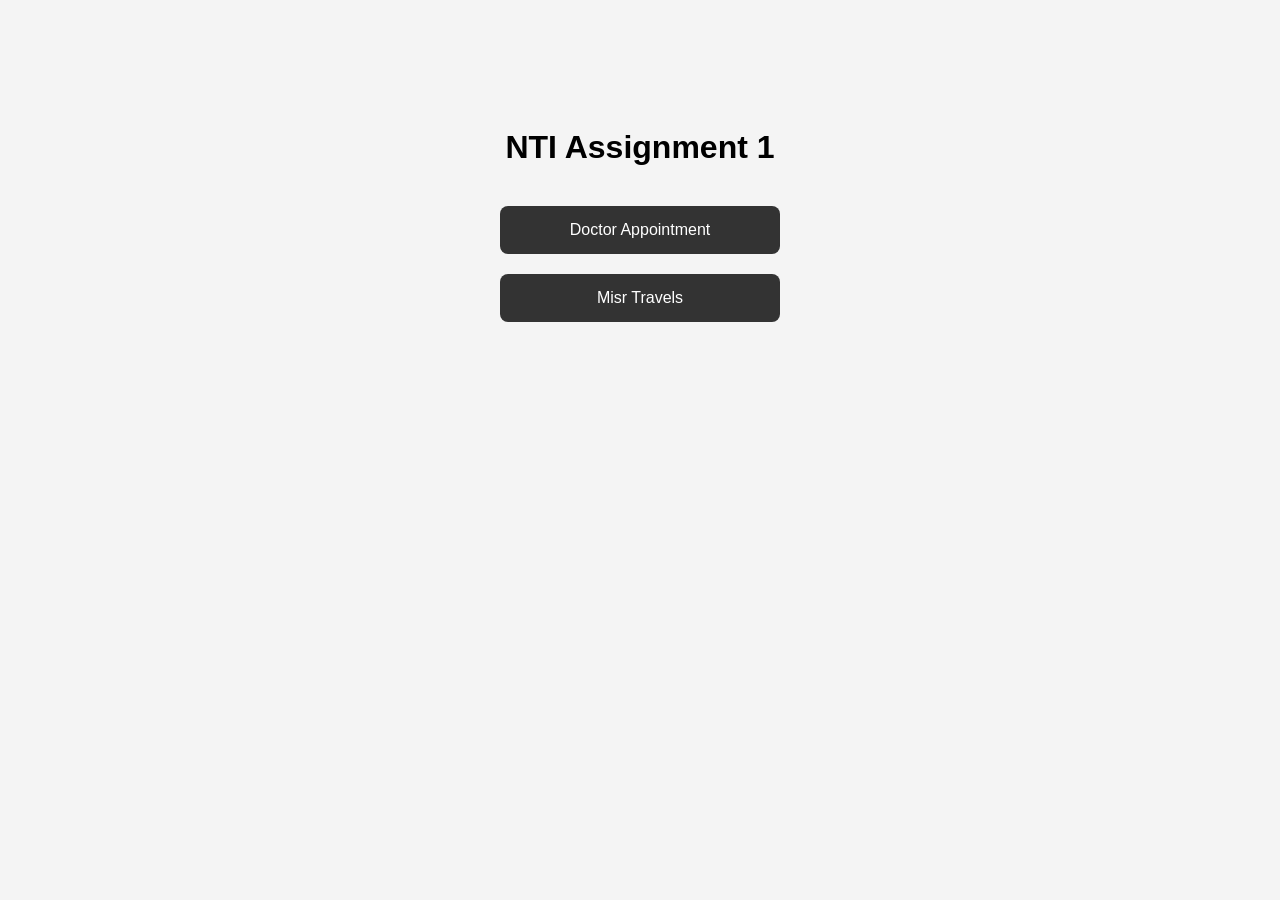
<file: assignment1/index.html>
<!DOCTYPE html>
<html lang="en">
<head>
    <meta charset="UTF-8">
    <meta name="viewport" content="width=device-width, initial-scale=1.0">
    <title>NTI Assignments</title>

    <style>
        body {
            font-family: Arial, sans-serif;
            text-align: center;
            padding-top: 100px;
            background-color: #f4f4f4;
        }

        h1 {
            margin-bottom: 40px;
        }

        a {
            display: block;
            width: 250px;
            margin: 20px auto;
            padding: 15px;
            text-decoration: none;
            background-color: #333;
            color: white;
            border-radius: 8px;
        }

        a:hover {
            background-color: #555;
        }
    </style>
</head>

<body>

    <h1>NTI Assignment 1</h1>

    <a href="doctor-appointment-form/">Doctor Appointment</a>

    <a href="misr-travels/">Misr Travels</a>

</body>
</html>
</file>
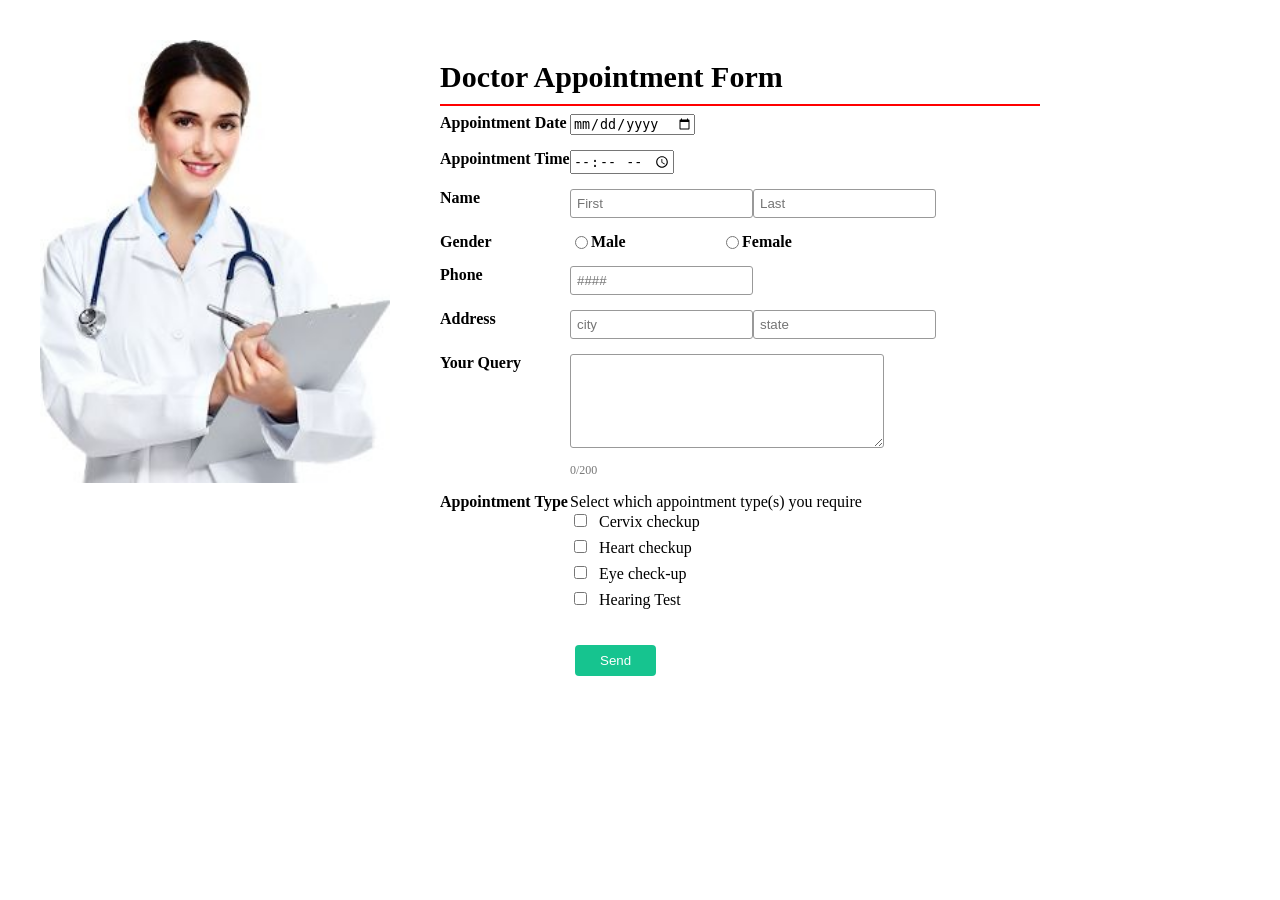
<file: assignment1/doctor-appointment-form/index.html>
<!DOCTYPE html>
<html lang="en">
<head>
    <meta charset="UTF-8">
    <meta name="viewport" content="width=device-width, initial-scale=1.0">
    <title>Doctor Appointment Form</title>
    <link rel="stylesheet" href="style.css">
</head>

<body>

<div class="container">

    <img src="img/doctor.jpeg" alt="doctor">

    <div class="form-side">

        <h1>Doctor Appointment Form</h1>
        <hr>

        <form id="appointmentForm">

            <div>
                <label>Appointment Date</label>
                <input type="date" name="appdate" id="appdate" required>
            </div>

            <div>
                <label>Appointment Time</label>
                <input type="time" name="apptime" id="apptime" required>
            </div>

            <div>
                <label>Name</label>
                <input type="text" name="fname" id="fname" placeholder="First" required>
                <input type="text" name="lname" id="lname" placeholder="Last" required>
            </div>

            <div>
                <label>Gender</label>

                <input type="radio" name="gender" value="male">
                <label for="">Male</label>

                <input type="radio" name="gender" value="female">
                <label for="">Female</label>
            </div>

            <div>
                <label>Phone</label>
                <input type="tel" name="phone" id="phone" placeholder="####" required>
            </div>

            <div>
                <label>Address</label>
                <input type="text" name="city" placeholder="city">
                <input type="text" name="state" placeholder="state">
            </div>

            <div>
                <label>Your Query</label>
                <textarea name="query" id="query" maxlength="200"></textarea>
            </div>

            <div>
                <label></label>
                <span id="charCount" class="char-count">0/200</span>
            </div>

            <div>
                <label>Appointment Type</label>

                <div class="checkbox-group">

                    <span>Select which appointment type(s) you require</span><br>

                    <input type="checkbox" name="apptype" value="cervix">
                    <label>Cervix checkup</label><br>

                    <input type="checkbox" name="apptype" value="heart">
                    <label>Heart checkup</label><br>

                    <input type="checkbox" name="apptype" value="eye">
                    <label>Eye check-up</label><br>

                    <input type="checkbox" name="apptype" value="hearing">
                    <label>Hearing Test</label>

                </div>
            </div>

            <button type="submit">Send</button>

        </form>

        <p id="formMessage"></p>

    </div>

</div>

<script src="script.js"></script>

</body>
</html>
</file>
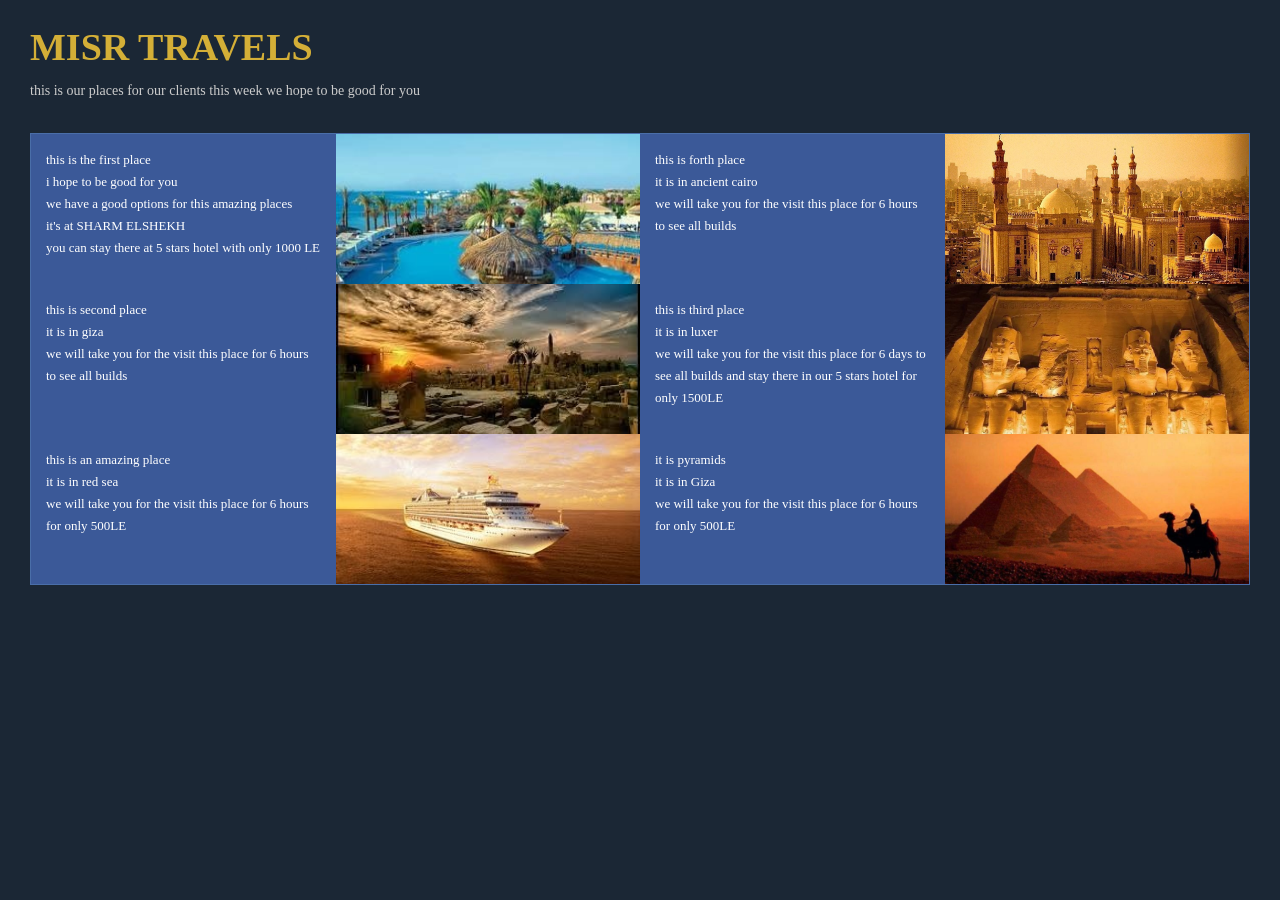
<file: assignment1/misr-travels/index.html>
<!DOCTYPE html>
<html lang="en">
<head>
<meta charset="UTF-8">
<meta name="viewport" content="width=device-width, initial-scale=1.0">
<title>Misr Travels</title>
<link rel="stylesheet" href="style.css">
</head>
<body>

<div class="header">
    <h1>MISR TRAVELS</h1>
    <p>this is our places for our clients this week we hope to be good for you</p>
</div>

<div class="content">

    <div class="place">
        <div class="text-block">
            this is the first place<br>
            i hope to be good for you<br>
            we have a good options for this amazing places<br>
            it's at SHARM ELSHEKH<br>
            you can stay there at 5 stars hotel with only 1000 LE
        </div>
    </div>
    <div class="place">
        <img src="img/sharm.jpg" alt="sharm el shiekh">
        <button class="book-btn" data-place="Sharm El-Sheikh" data-price="1000">Book Now</button>
    </div>
    <div class="place">
        <div class="text-block">
            this is forth place<br>
            it is in ancient cairo<br>
            we will take you for the visit this place for 6 hours to see all builds
        </div>
    </div>
    <div class="place">
        <img src="img/cairo.jpg" alt="ancient cairo">
        <button class="book-btn" data-place="Ancient Cairo" data-price="600">Book Now</button>
    </div>

    <div class="place">
        <div class="text-block">
            this is second place<br>
            it is in giza<br>
            we will take you for the visit this place for 6 hours to see all builds
        </div>
    </div>
    <div class="place">
        <img src="img/giza.jpg" alt="giza">
        <button class="book-btn" data-place="Giza" data-price="700">Book Now</button>
    </div>
    <div class="place">
        <div class="text-block">
            this is third place<br>
            it is in luxer<br>
            we will take you for the visit this place for 6 days to see all builds and stay there in our 5 stars hotel for only 1500LE
        </div>
    </div>
    <div class="place">
        <img src="img/luxor.jpg" alt="luxor">
        <button class="book-btn" data-place="Luxor" data-price="1500">Book Now</button>
    </div>

    <div class="place">
        <div class="text-block">
            this is an amazing place<br>
            it is in red sea<br>
            we will take you for the visit this place for 6 hours for only 500LE
        </div>
    </div>
    <div class="place">
        <img src="img/redsea.jpg" alt="red sea">
        <button class="book-btn" data-place="Red Sea" data-price="500">Book Now</button>
    </div>
    <div class="place">
        <div class="text-block">
            it is pyramids<br>
            it is in Giza<br>
            we will take you for the visit this place for 6 hours for only 500LE
        </div>
    </div>
    <div class="place">
        <img src="img/pyramids.jpg" alt="pyramids">
        <button class="book-btn" data-place="Pyramids" data-price="500">Book Now</button>
    </div>

</div>

<script src="script.js"></script>
</body>
</html>
</file>
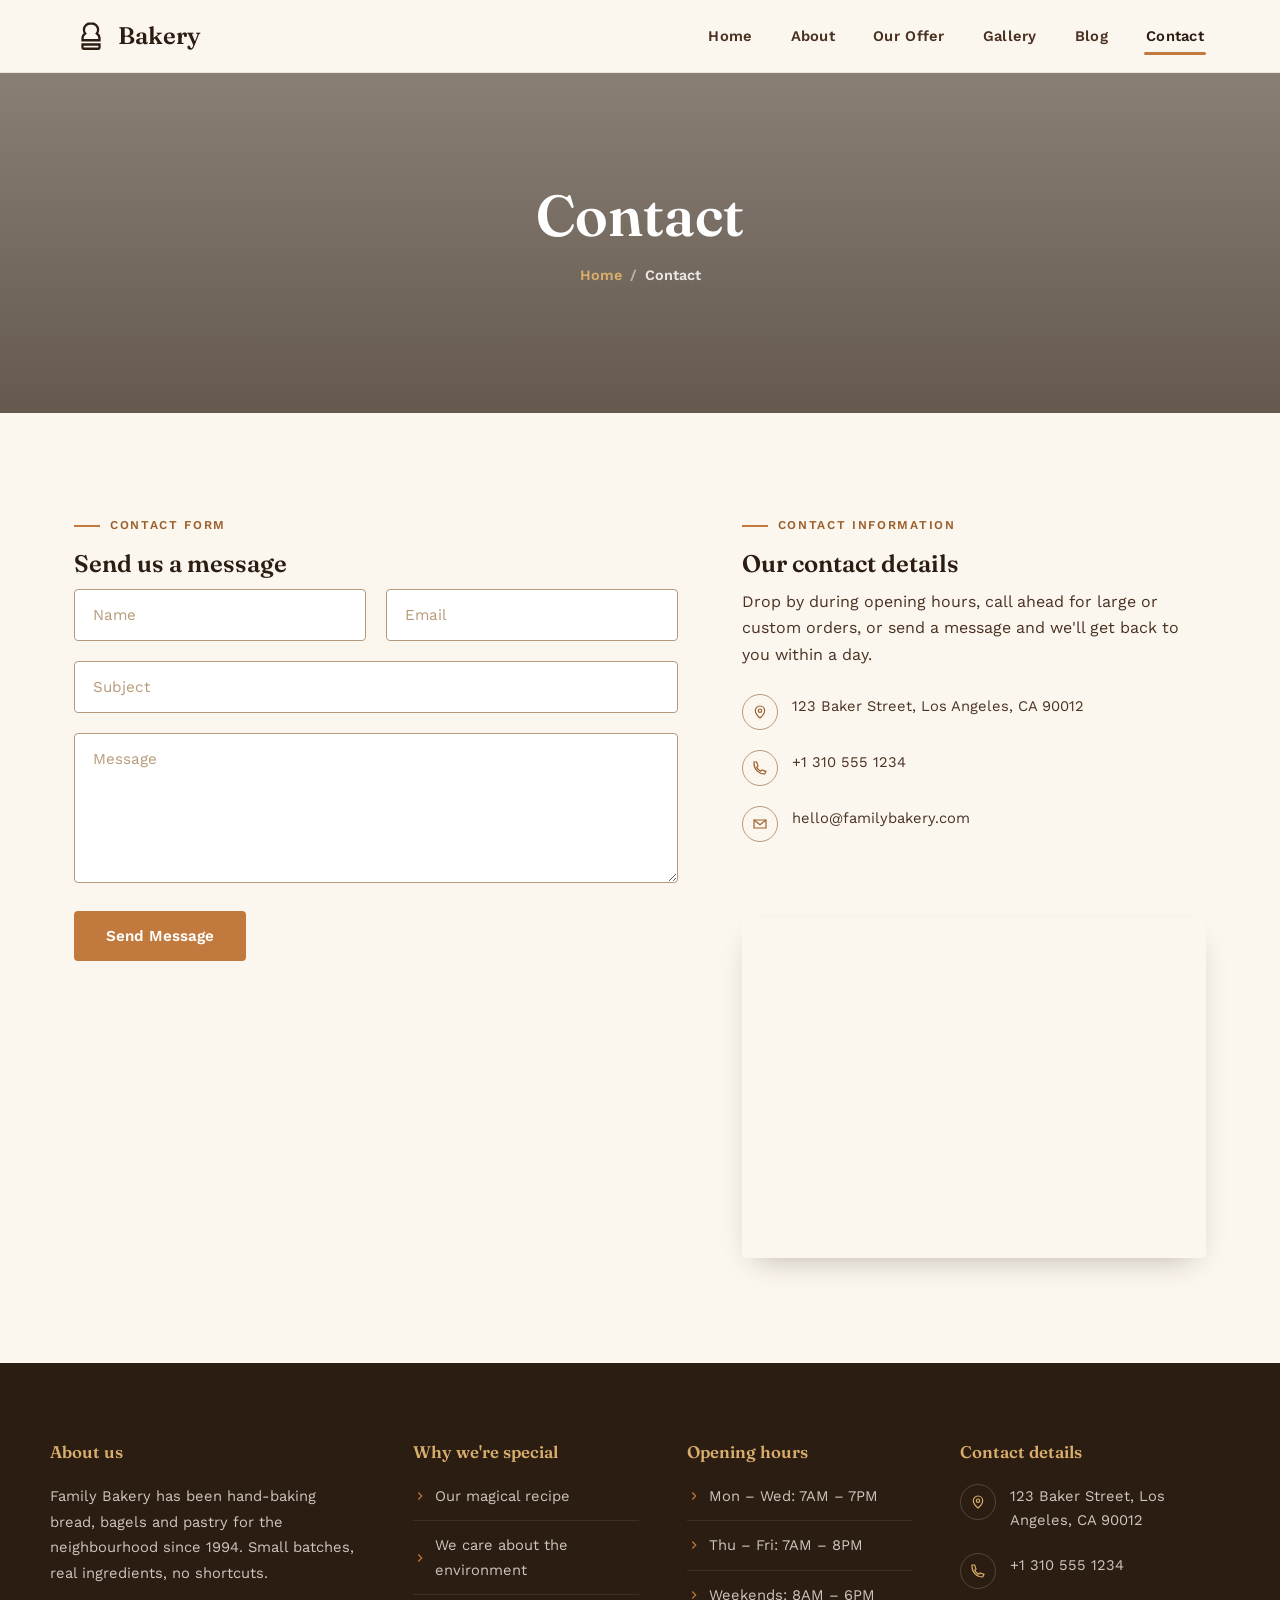
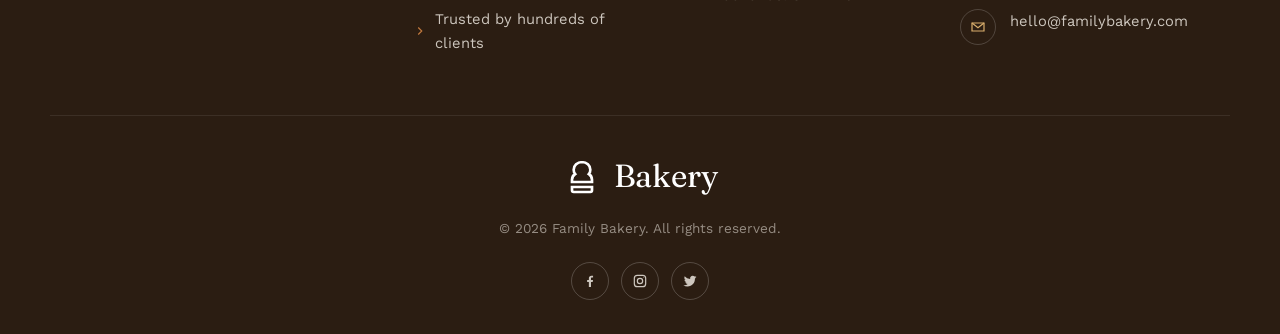
<file: assignment2/bakery/contact.html>
<!DOCTYPE html>
<html lang="en">
<head>
<meta charset="UTF-8">
<meta name="viewport" content="width=device-width, initial-scale=1.0">
<title>Contact — Family Bakery</title>
<meta name="description" content="Get in touch with Family Bakery — visit us, call, or send a message.">
<link rel="stylesheet" href="css/style.css">
</head>
<body>

<header class="site-header">
  <nav class="nav">
    <a href="index.html" class="brand">
      <svg viewBox="0 0 24 24" fill="none" stroke="currentColor" stroke-width="1.6"><path d="M12 3c-2.8 0-5 2-5 4.6 0 1 .3 1.9.9 2.6C6.7 10.9 6 12.4 6 14v1h12v-1c0-1.6-.7-3.1-1.9-3.8.6-.7.9-1.6.9-2.6C17 5 14.8 3 12 3Z"/><path d="M6 18h12v2a1 1 0 0 1-1 1H7a1 1 0 0 1-1-1v-2Z"/></svg>
      Bakery
    </a>
    <ul class="nav-links">
      <li><a href="index.html">Home</a></li>
      <li><a href="about.html">About</a></li>
      <li><a href="offer.html">Our Offer</a></li>
      <li><a href="gallery.html">Gallery</a></li>
      <li><a href="blog.html">Blog</a></li>
      <li><a href="contact.html">Contact</a></li>
    </ul>
    <button class="nav-toggle" aria-label="Toggle menu" aria-expanded="false">
      <span></span><span></span><span></span>
    </button>
  </nav>
</header>

<section class="page-hero" style="background-image:url('https://images.unsplash.com/photo-1509440159596-0249088772ff?auto=format&fit=crop&w=1900&q=80')">
  <div>
    <h1>Contact</h1>
    <p class="breadcrumb"><a href="index.html">Home</a><span>/</span>Contact</p>
  </div>
</section>

<section class="section">
  <div class="container contact-layout">

    <div class="reveal">
      <p class="kicker">Contact form</p>
      <h2>Send us a message</h2>
      <form class="contact-form" novalidate>
        <div class="form-row">
          <input class="field" type="text" name="name" placeholder="Name" required>
          <input class="field" type="email" name="email" placeholder="Email" required>
        </div>
        <input class="field" type="text" name="subject" placeholder="Subject" style="margin-bottom:20px;">
        <textarea class="field" name="message" placeholder="Message" required></textarea>
        <button type="submit" class="btn btn-solid" style="margin-top:20px;">Send Message</button>
        <p class="form-note" role="status"></p>
      </form>
    </div>

    <div class="reveal">
      <p class="kicker">Contact information</p>
      <h2>Our contact details</h2>
      <p>Drop by during opening hours, call ahead for large or custom orders, or send a message and we'll get back to you within a day.</p>
      <ul class="footer-contact" style="margin-top:26px;">
        <li>
          <span class="ico" style="color:var(--caramel-dark); border-color:var(--brown-300);"><svg viewBox="0 0 24 24" fill="none" stroke="currentColor" stroke-width="1.8"><path d="M12 21s-7-6.1-7-11a7 7 0 0 1 14 0c0 4.9-7 11-7 11Z"/><circle cx="12" cy="10" r="2.5"/></svg></span>
          123 Baker Street, Los Angeles, CA 90012
        </li>
        <li>
          <span class="ico" style="color:var(--caramel-dark); border-color:var(--brown-300);"><svg viewBox="0 0 24 24" fill="none" stroke="currentColor" stroke-width="1.8"><path d="M3 5c0 9 7 16 16 16l2-4-6-2-2 2c-2-1-5-4-6-6l2-2-2-6H3Z"/></svg></span>
          <a href="tel:+13105551234">+1 310 555 1234</a>
        </li>
        <li>
          <span class="ico" style="color:var(--caramel-dark); border-color:var(--brown-300);"><svg viewBox="0 0 24 24" fill="none" stroke="currentColor" stroke-width="1.8"><path d="M3 6h18v12H3V6Z"/><path d="M3 6l9 7 9-7"/></svg></span>
          <a href="mailto:hello@familybakery.com">hello@familybakery.com</a>
        </li>
      </ul>
      <iframe class="map-frame" title="Family Bakery location map"
        src="https://www.openstreetmap.org/export/embed.html?bbox=-118.2470%2C34.0480%2C-118.2350%2C34.0560&layer=mapnik"
        loading="lazy"></iframe>
    </div>

  </div>
</section>

<!-- ============ FOOTER ============ -->
<footer class="site-footer">
  <div class="container footer-grid">
    <div>
      <h4>About us</h4>
      <p>Family Bakery has been hand-baking bread, bagels and pastry for the neighbourhood since 1994. Small batches, real ingredients, no shortcuts.</p>
    </div>
    <div>
      <h4>Why we're special</h4>
      <ul class="footer-list">
        <li><svg viewBox="0 0 24 24" fill="none" stroke="currentColor" stroke-width="2"><path d="M9 18l6-6-6-6"/></svg>Our magical recipe</li>
        <li><svg viewBox="0 0 24 24" fill="none" stroke="currentColor" stroke-width="2"><path d="M9 18l6-6-6-6"/></svg>We care about the environment</li>
        <li><svg viewBox="0 0 24 24" fill="none" stroke="currentColor" stroke-width="2"><path d="M9 18l6-6-6-6"/></svg>Trusted by hundreds of clients</li>
      </ul>
    </div>
    <div>
      <h4>Opening hours</h4>
      <ul class="footer-list">
        <li><svg viewBox="0 0 24 24" fill="none" stroke="currentColor" stroke-width="2"><path d="M9 18l6-6-6-6"/></svg>Mon – Wed: 7AM – 7PM</li>
        <li><svg viewBox="0 0 24 24" fill="none" stroke="currentColor" stroke-width="2"><path d="M9 18l6-6-6-6"/></svg>Thu – Fri: 7AM – 8PM</li>
        <li><svg viewBox="0 0 24 24" fill="none" stroke="currentColor" stroke-width="2"><path d="M9 18l6-6-6-6"/></svg>Weekends: 8AM – 6PM</li>
      </ul>
    </div>
    <div>
      <h4>Contact details</h4>
      <ul class="footer-contact">
        <li><span class="ico"><svg viewBox="0 0 24 24" fill="none" stroke="currentColor" stroke-width="1.8"><path d="M12 21s-7-6.1-7-11a7 7 0 0 1 14 0c0 4.9-7 11-7 11Z"/><circle cx="12" cy="10" r="2.5"/></svg></span> 123 Baker Street, Los Angeles, CA 90012</li>
        <li><span class="ico"><svg viewBox="0 0 24 24" fill="none" stroke="currentColor" stroke-width="1.8"><path d="M3 5c0 9 7 16 16 16l2-4-6-2-2 2c-2-1-5-4-6-6l2-2-2-6H3Z"/></svg></span> <a href="tel:+13105551234">+1 310 555 1234</a></li>
        <li><span class="ico"><svg viewBox="0 0 24 24" fill="none" stroke="currentColor" stroke-width="1.8"><path d="M3 6h18v12H3V6Z"/><path d="M3 6l9 7 9-7"/></svg></span> <a href="mailto:hello@familybakery.com">hello@familybakery.com</a></li>
      </ul>
    </div>
  </div>
  <div class="container footer-bottom">
    <div class="footer-brand">
      <svg viewBox="0 0 24 24" fill="none" stroke="currentColor" stroke-width="1.6"><path d="M12 3c-2.8 0-5 2-5 4.6 0 1 .3 1.9.9 2.6C6.7 10.9 6 12.4 6 14v1h12v-1c0-1.6-.7-3.1-1.9-3.8.6-.7.9-1.6.9-2.6C17 5 14.8 3 12 3Z"/><path d="M6 18h12v2a1 1 0 0 1-1 1H7a1 1 0 0 1-1-1v-2Z"/></svg>
      Bakery
    </div>
    <p class="footer-copy">© 2026 Family Bakery. All rights reserved.</p>
    <div class="socials">
      <a href="#" aria-label="Facebook"><svg viewBox="0 0 24 24" fill="currentColor"><path d="M13.5 21v-7.6h2.6l.4-3H13.5V8.4c0-.9.2-1.5 1.5-1.5h1.6V4.2C16.3 4.2 15.3 4 14.2 4c-2.3 0-3.9 1.4-3.9 4v2.4H7.7v3h2.6V21h3.2Z"/></svg></a>
      <a href="#" aria-label="Instagram"><svg viewBox="0 0 24 24" fill="none" stroke="currentColor" stroke-width="1.8"><rect x="3.5" y="3.5" width="17" height="17" rx="4.5"/><circle cx="12" cy="12" r="4"/><circle cx="17" cy="7" r="0.6" fill="currentColor" stroke="none"/></svg></a>
      <a href="#" aria-label="Twitter"><svg viewBox="0 0 24 24" fill="currentColor"><path d="M22 5.9c-.7.3-1.5.6-2.3.7.8-.5 1.5-1.3 1.8-2.2-.8.5-1.6.8-2.5 1a4 4 0 0 0-6.8 3.6A11.3 11.3 0 0 1 4 4.9a4 4 0 0 0 1.2 5.3c-.6 0-1.2-.2-1.7-.5v.1a4 4 0 0 0 3.2 3.9c-.6.1-1.2.2-1.8.1a4 4 0 0 0 3.7 2.8A8 8 0 0 1 2 18.4a11.3 11.3 0 0 0 6.1 1.8c7.3 0 11.3-6.1 11.3-11.3v-.5c.8-.6 1.4-1.3 1.9-2.1Z"/></svg></a>
    </div>
  </div>
</footer>

<script src="js/script.js"></script>
</body>
</html>
</file>
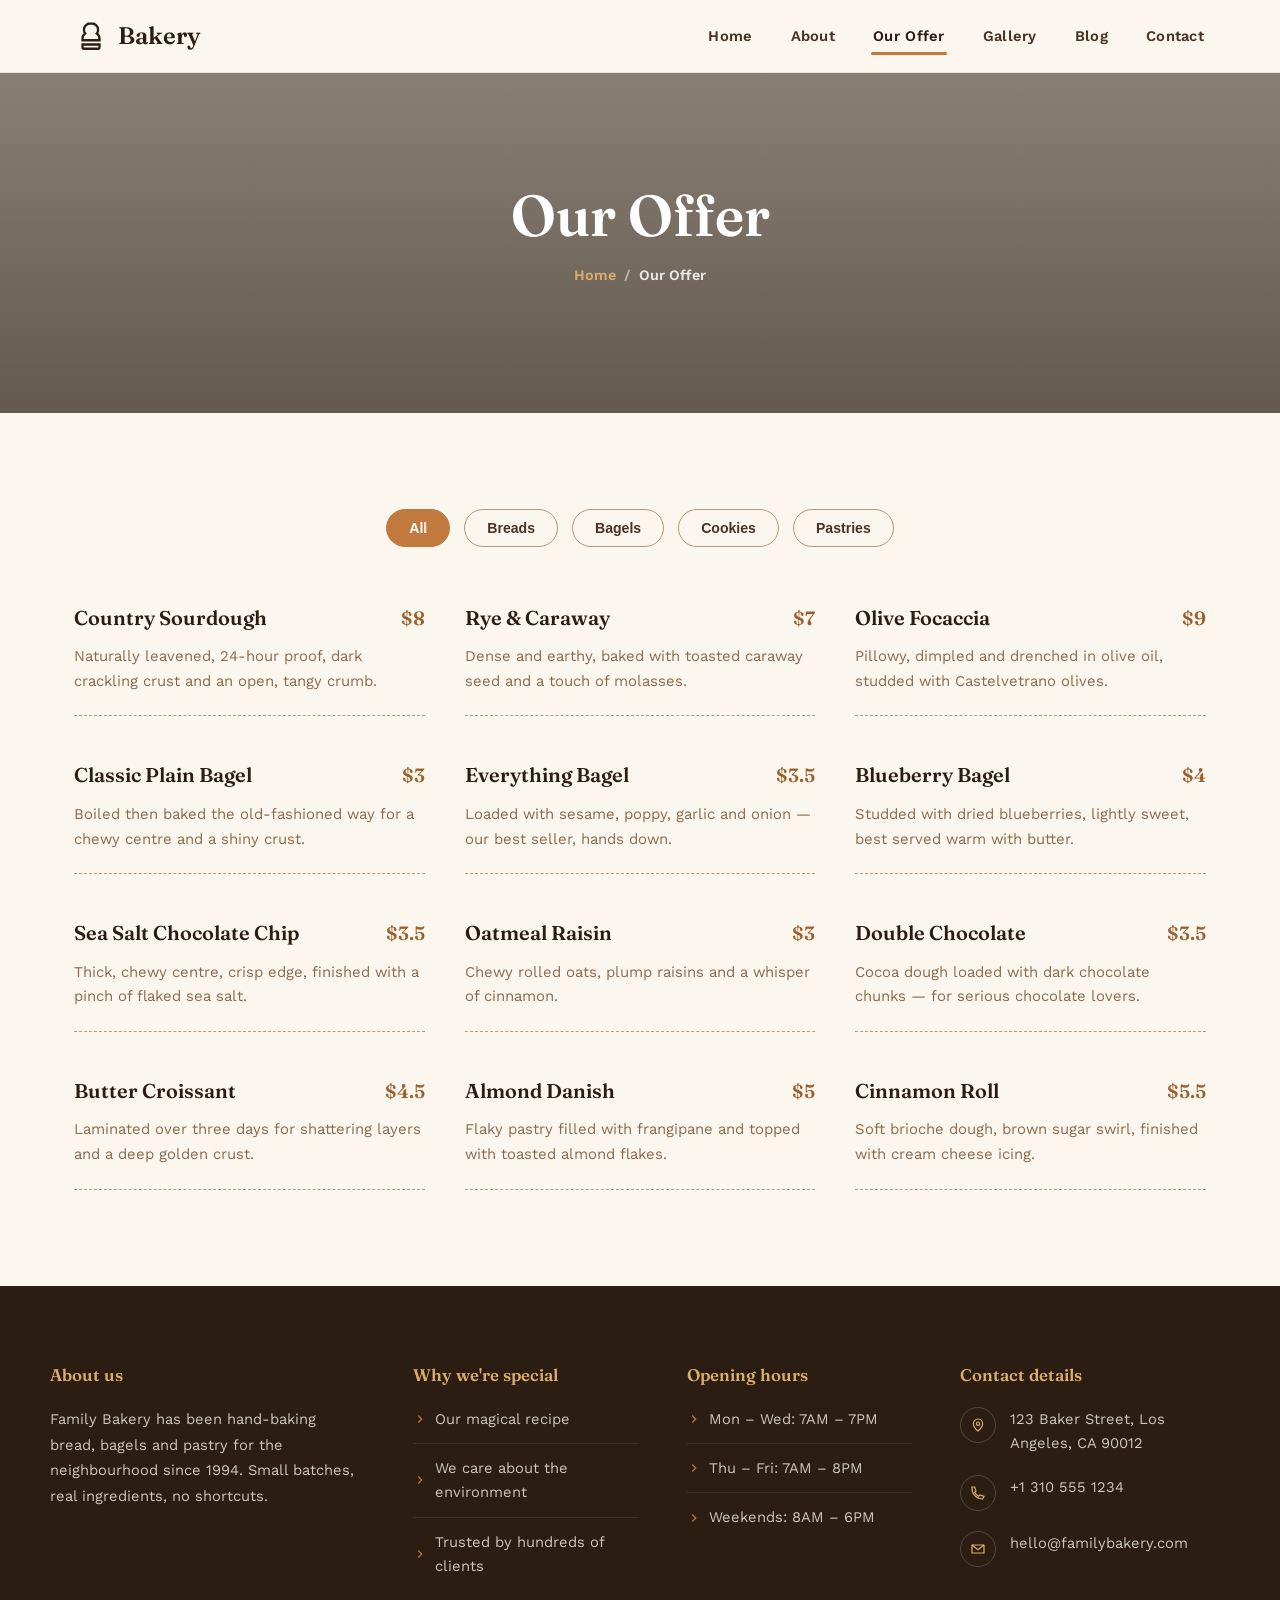
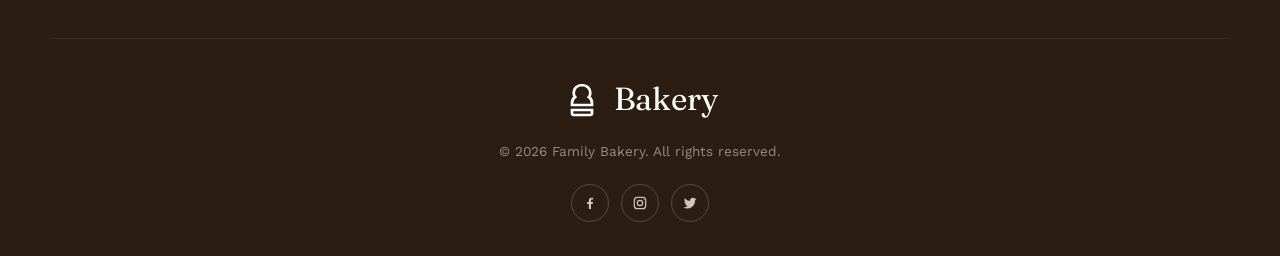
<file: assignment2/bakery/offer.html>
<!DOCTYPE html>
<html lang="en">
<head>
<meta charset="UTF-8">
<meta name="viewport" content="width=device-width, initial-scale=1.0">
<title>Our Offer — Family Bakery</title>
<meta name="description" content="Browse the Family Bakery menu — breads, bagels, cookies and pastries baked fresh every day.">
<link rel="stylesheet" href="css/style.css">
</head>
<body>

<header class="site-header">
  <nav class="nav">
    <a href="index.html" class="brand">
      <svg viewBox="0 0 24 24" fill="none" stroke="currentColor" stroke-width="1.6"><path d="M12 3c-2.8 0-5 2-5 4.6 0 1 .3 1.9.9 2.6C6.7 10.9 6 12.4 6 14v1h12v-1c0-1.6-.7-3.1-1.9-3.8.6-.7.9-1.6.9-2.6C17 5 14.8 3 12 3Z"/><path d="M6 18h12v2a1 1 0 0 1-1 1H7a1 1 0 0 1-1-1v-2Z"/></svg>
      Bakery
    </a>
    <ul class="nav-links">
      <li><a href="index.html">Home</a></li>
      <li><a href="about.html">About</a></li>
      <li><a href="offer.html">Our Offer</a></li>
      <li><a href="gallery.html">Gallery</a></li>
      <li><a href="blog.html">Blog</a></li>
      <li><a href="contact.html">Contact</a></li>
    </ul>
    <button class="nav-toggle" aria-label="Toggle menu" aria-expanded="false">
      <span></span><span></span><span></span>
    </button>
  </nav>
</header>

<section class="page-hero" style="background-image:url('https://images.unsplash.com/photo-1509440159596-0249088772ff?auto=format&fit=crop&w=1900&q=80')">
  <div>
    <h1>Our Offer</h1>
    <p class="breadcrumb"><a href="index.html">Home</a><span>/</span>Our Offer</p>
  </div>
</section>

<section class="section">
  <div class="container">

    <div class="menu-tabs reveal">
      <button class="menu-tab active" data-filter="all">All</button>
      <button class="menu-tab" data-filter="bread">Breads</button>
      <button class="menu-tab" data-filter="bagel">Bagels</button>
      <button class="menu-tab" data-filter="cookie">Cookies</button>
      <button class="menu-tab" data-filter="pastry">Pastries</button>
    </div>

    <div class="menu-grid">
      <div class="menu-item reveal" data-category="bread">
        <div class="menu-item-head"><h3>Country Sourdough</h3><span class="price">$8</span></div>
        <p>Naturally leavened, 24-hour proof, dark crackling crust and an open, tangy crumb.</p>
      </div>
      <div class="menu-item reveal" data-category="bread">
        <div class="menu-item-head"><h3>Rye &amp; Caraway</h3><span class="price">$7</span></div>
        <p>Dense and earthy, baked with toasted caraway seed and a touch of molasses.</p>
      </div>
      <div class="menu-item reveal" data-category="bread">
        <div class="menu-item-head"><h3>Olive Focaccia</h3><span class="price">$9</span></div>
        <p>Pillowy, dimpled and drenched in olive oil, studded with Castelvetrano olives.</p>
      </div>
      <div class="menu-item reveal" data-category="bagel">
        <div class="menu-item-head"><h3>Classic Plain Bagel</h3><span class="price">$3</span></div>
        <p>Boiled then baked the old-fashioned way for a chewy centre and a shiny crust.</p>
      </div>
      <div class="menu-item reveal" data-category="bagel">
        <div class="menu-item-head"><h3>Everything Bagel</h3><span class="price">$3.5</span></div>
        <p>Loaded with sesame, poppy, garlic and onion — our best seller, hands down.</p>
      </div>
      <div class="menu-item reveal" data-category="bagel">
        <div class="menu-item-head"><h3>Blueberry Bagel</h3><span class="price">$4</span></div>
        <p>Studded with dried blueberries, lightly sweet, best served warm with butter.</p>
      </div>
      <div class="menu-item reveal" data-category="cookie">
        <div class="menu-item-head"><h3>Sea Salt Chocolate Chip</h3><span class="price">$3.5</span></div>
        <p>Thick, chewy centre, crisp edge, finished with a pinch of flaked sea salt.</p>
      </div>
      <div class="menu-item reveal" data-category="cookie">
        <div class="menu-item-head"><h3>Oatmeal Raisin</h3><span class="price">$3</span></div>
        <p>Chewy rolled oats, plump raisins and a whisper of cinnamon.</p>
      </div>
      <div class="menu-item reveal" data-category="cookie">
        <div class="menu-item-head"><h3>Double Chocolate</h3><span class="price">$3.5</span></div>
        <p>Cocoa dough loaded with dark chocolate chunks — for serious chocolate lovers.</p>
      </div>
      <div class="menu-item reveal" data-category="pastry">
        <div class="menu-item-head"><h3>Butter Croissant</h3><span class="price">$4.5</span></div>
        <p>Laminated over three days for shattering layers and a deep golden crust.</p>
      </div>
      <div class="menu-item reveal" data-category="pastry">
        <div class="menu-item-head"><h3>Almond Danish</h3><span class="price">$5</span></div>
        <p>Flaky pastry filled with frangipane and topped with toasted almond flakes.</p>
      </div>
      <div class="menu-item reveal" data-category="pastry">
        <div class="menu-item-head"><h3>Cinnamon Roll</h3><span class="price">$5.5</span></div>
        <p>Soft brioche dough, brown sugar swirl, finished with cream cheese icing.</p>
      </div>
    </div>

  </div>
</section>

<!-- ============ FOOTER ============ -->
<footer class="site-footer">
  <div class="container footer-grid">
    <div>
      <h4>About us</h4>
      <p>Family Bakery has been hand-baking bread, bagels and pastry for the neighbourhood since 1994. Small batches, real ingredients, no shortcuts.</p>
    </div>
    <div>
      <h4>Why we're special</h4>
      <ul class="footer-list">
        <li><svg viewBox="0 0 24 24" fill="none" stroke="currentColor" stroke-width="2"><path d="M9 18l6-6-6-6"/></svg>Our magical recipe</li>
        <li><svg viewBox="0 0 24 24" fill="none" stroke="currentColor" stroke-width="2"><path d="M9 18l6-6-6-6"/></svg>We care about the environment</li>
        <li><svg viewBox="0 0 24 24" fill="none" stroke="currentColor" stroke-width="2"><path d="M9 18l6-6-6-6"/></svg>Trusted by hundreds of clients</li>
      </ul>
    </div>
    <div>
      <h4>Opening hours</h4>
      <ul class="footer-list">
        <li><svg viewBox="0 0 24 24" fill="none" stroke="currentColor" stroke-width="2"><path d="M9 18l6-6-6-6"/></svg>Mon – Wed: 7AM – 7PM</li>
        <li><svg viewBox="0 0 24 24" fill="none" stroke="currentColor" stroke-width="2"><path d="M9 18l6-6-6-6"/></svg>Thu – Fri: 7AM – 8PM</li>
        <li><svg viewBox="0 0 24 24" fill="none" stroke="currentColor" stroke-width="2"><path d="M9 18l6-6-6-6"/></svg>Weekends: 8AM – 6PM</li>
      </ul>
    </div>
    <div>
      <h4>Contact details</h4>
      <ul class="footer-contact">
        <li><span class="ico"><svg viewBox="0 0 24 24" fill="none" stroke="currentColor" stroke-width="1.8"><path d="M12 21s-7-6.1-7-11a7 7 0 0 1 14 0c0 4.9-7 11-7 11Z"/><circle cx="12" cy="10" r="2.5"/></svg></span> 123 Baker Street, Los Angeles, CA 90012</li>
        <li><span class="ico"><svg viewBox="0 0 24 24" fill="none" stroke="currentColor" stroke-width="1.8"><path d="M3 5c0 9 7 16 16 16l2-4-6-2-2 2c-2-1-5-4-6-6l2-2-2-6H3Z"/></svg></span> <a href="tel:+13105551234">+1 310 555 1234</a></li>
        <li><span class="ico"><svg viewBox="0 0 24 24" fill="none" stroke="currentColor" stroke-width="1.8"><path d="M3 6h18v12H3V6Z"/><path d="M3 6l9 7 9-7"/></svg></span> <a href="mailto:hello@familybakery.com">hello@familybakery.com</a></li>
      </ul>
    </div>
  </div>
  <div class="container footer-bottom">
    <div class="footer-brand">
      <svg viewBox="0 0 24 24" fill="none" stroke="currentColor" stroke-width="1.6"><path d="M12 3c-2.8 0-5 2-5 4.6 0 1 .3 1.9.9 2.6C6.7 10.9 6 12.4 6 14v1h12v-1c0-1.6-.7-3.1-1.9-3.8.6-.7.9-1.6.9-2.6C17 5 14.8 3 12 3Z"/><path d="M6 18h12v2a1 1 0 0 1-1 1H7a1 1 0 0 1-1-1v-2Z"/></svg>
      Bakery
    </div>
    <p class="footer-copy">© 2026 Family Bakery. All rights reserved.</p>
    <div class="socials">
      <a href="#" aria-label="Facebook"><svg viewBox="0 0 24 24" fill="currentColor"><path d="M13.5 21v-7.6h2.6l.4-3H13.5V8.4c0-.9.2-1.5 1.5-1.5h1.6V4.2C16.3 4.2 15.3 4 14.2 4c-2.3 0-3.9 1.4-3.9 4v2.4H7.7v3h2.6V21h3.2Z"/></svg></a>
      <a href="#" aria-label="Instagram"><svg viewBox="0 0 24 24" fill="none" stroke="currentColor" stroke-width="1.8"><rect x="3.5" y="3.5" width="17" height="17" rx="4.5"/><circle cx="12" cy="12" r="4"/><circle cx="17" cy="7" r="0.6" fill="currentColor" stroke="none"/></svg></a>
      <a href="#" aria-label="Twitter"><svg viewBox="0 0 24 24" fill="currentColor"><path d="M22 5.9c-.7.3-1.5.6-2.3.7.8-.5 1.5-1.3 1.8-2.2-.8.5-1.6.8-2.5 1a4 4 0 0 0-6.8 3.6A11.3 11.3 0 0 1 4 4.9a4 4 0 0 0 1.2 5.3c-.6 0-1.2-.2-1.7-.5v.1a4 4 0 0 0 3.2 3.9c-.6.1-1.2.2-1.8.1a4 4 0 0 0 3.7 2.8A8 8 0 0 1 2 18.4a11.3 11.3 0 0 0 6.1 1.8c7.3 0 11.3-6.1 11.3-11.3v-.5c.8-.6 1.4-1.3 1.9-2.1Z"/></svg></a>
    </div>
  </div>
</footer>

<script src="js/script.js"></script>
</body>
</html>
</file>
<file: assignment1/doctor-appointment-form/style.css>
body{
    font-family: 'Times New Roman', serif;
    margin: 0;
    padding: 40px;
}

.container{
    display: flex;
    align-items: flex-start;
    gap: 50px;
}

.container img{
    width: 350px;
    border-radius: 6px;
}

.form-side{
    flex: 1;
}

h1{
    font-size: 30px;
    margin-bottom: 10px;
}

hr{
    border: none;
    border-top: 2px solid red;
    width: 600px;
    margin-left: 0;
}

form div{
    display: flex;
    align-items: flex-start;
    margin-bottom: 15px;
}

label{
    width: 130px;
    font-weight: bold;
}

input[type="text"], input[type="tel"], textarea{
    padding: 6px;
    border: 1px solid #999;
    border-radius: 3px;
}

input.invalid{
    border-color: red;
    background-color: #ffecec;
}

textarea{
    width: 300px;
    height: 80px;
}

.char-count{
    font-size: 12px;
    color: #777;
}

.checkbox-group {
    display: block;
    font-weight: normal;
}

.checkbox-group label {
    width: auto;
    font-weight: normal;
    margin-left: 5px;
}

.checkbox-group input {
    margin-bottom: 10px;
}

button{
    padding: 8px 25px;
    margin-left: 135px;
    cursor: pointer;
    background-color: #16c48f;
    color: white;
    border: none;
    border-radius: 4px;
}

button:hover{
    background-color: #109c72;
}

#formMessage{
    margin-left: 135px;
    font-weight: bold;
    color: green;
}
</file>
<file: assignment1/misr-travels/style.css>
body{
    margin: 0;
    background-color: #1b2735;
    font-family: Georgia, serif;
    color: white;
}

.header{
    padding: 25px 30px 10px 30px;
}

.header h1{
    color: #d4af37;
    margin: 0;
    font-size: 38px;
}

.header p{
    color: #cccccc;
    font-size: 14px;
}

.content{
    display: grid;
    grid-template-columns: 1fr 1fr 1fr 1fr;
    border: 1px solid #4a6ea8;
    background-color: #3b5998;
    margin: 10px 30px 30px 30px;
}

.place{
    position: relative;
}

.text-block{
    padding: 15px;
    font-size: 13px;
    line-height: 1.7;
}

.place img{
    width: 100%;
    height: 150px;
    object-fit: cover;
    display: block;
    transition: transform 0.3s ease;
}

.place img:hover{
    transform: scale(1.05);
}

.book-btn{
    position: absolute;
    bottom: 8px;
    right: 8px;
    padding: 5px 10px;
    background-color: #d4af37;
    color: #1b2735;
    border: none;
    border-radius: 4px;
    font-weight: bold;
    font-size: 12px;
    cursor: pointer;
    opacity: 0;
    transition: opacity 0.3s ease;
}

.place:hover .book-btn{
    opacity: 1;
}

.book-btn:hover{
    background-color: #b8912b;
}
</file>
<file: assignment2/bakery/css/style.css>
/* ==========================================================================
   Family Bakery — shared stylesheet
   Palette:  --cream #FBF6EE / --cream-2 #F2E9D8 / --brown-900 #2B1D12
             --brown-700 #4A3222 / --brown-500 #8A6A4B / --caramel #C1793E
             --caramel-dark #9C5F2C / --gold #D9AE6C
   Type:     Display -> "Fraunces"  |  Body -> "Work Sans"
   Signature: scalloped "crust" divider between sections + rolling-pin nav underline
   ========================================================================== */

@import url('https://fonts.googleapis.com/css2?family=Fraunces:ital,opsz,wght@0,9..144,400;0,9..144,500;0,9..144,600;0,9..144,700;1,9..144,500&family=Work+Sans:wght@400;500;600;700&display=swap');

:root{
  --cream:#FBF6EE;
  --cream-2:#F2E9D8;
  --brown-900:#2B1D12;
  --brown-800:#372414;
  --brown-700:#4A3222;
  --brown-500:#8A6A4B;
  --brown-300:#B79A79;
  --caramel:#C1793E;
  --caramel-dark:#9C5F2C;
  --gold:#D9AE6C;
  --white:#ffffff;

  --font-display:'Fraunces', serif;
  --font-body:'Work Sans', sans-serif;

  --radius:4px;
  --shadow-soft: 0 12px 30px -14px rgba(43,29,18,.35);
  --container:1180px;
}

*,*::before,*::after{box-sizing:border-box;}
html{scroll-behavior:smooth;}
body{
  margin:0;
  font-family:var(--font-body);
  color:var(--brown-700);
  background:var(--cream);
  line-height:1.65;
  -webkit-font-smoothing:antialiased;
}
img{max-width:100%;display:block;}
a{color:inherit;text-decoration:none;}
ul{list-style:none;margin:0;padding:0;}
h1,h2,h3,h4{
  font-family:var(--font-display);
  color:var(--brown-900);
  margin:0 0 .5em;
  font-weight:600;
  line-height:1.15;
}
p{margin:0 0 1em;}
.container{max-width:var(--container);margin:0 auto;padding:0 24px;}

/* focus visibility */
a:focus-visible, button:focus-visible, input:focus-visible, textarea:focus-visible{
  outline:3px solid var(--caramel);
  outline-offset:2px;
}

@media (prefers-reduced-motion: reduce){
  *{animation-duration:.001ms !important; animation-iteration-count:1 !important; transition-duration:.001ms !important; scroll-behavior:auto !important;}
}

/* ---------- eyebrow / kicker ---------- */
.kicker{
  display:inline-flex;
  align-items:center;
  gap:10px;
  font-family:var(--font-body);
  font-weight:600;
  letter-spacing:.14em;
  text-transform:uppercase;
  font-size:.75rem;
  color:var(--caramel-dark);
  margin-bottom:14px;
}
.kicker::before{
  content:'';
  width:26px;height:2px;
  background:var(--caramel);
  display:inline-block;
}

/* ---------- buttons ---------- */
.btn{
  display:inline-flex;
  align-items:center;
  gap:8px;
  padding:14px 30px;
  font-family:var(--font-body);
  font-weight:600;
  font-size:.95rem;
  border-radius:var(--radius);
  border:2px solid transparent;
  cursor:pointer;
  transition:transform .18s ease, background .18s ease, color .18s ease, border-color .18s ease;
}
.btn:hover{transform:translateY(-2px);}
.btn-solid{background:var(--caramel); color:var(--white);}
.btn-solid:hover{background:var(--caramel-dark);}
.btn-outline{border-color:rgba(255,255,255,.7); color:var(--white); background:transparent;}
.btn-outline:hover{background:rgba(255,255,255,.12);}
.btn-dark{background:var(--brown-900); color:var(--cream);}
.btn-dark:hover{background:var(--brown-800);}

/* ==========================================================================
   HEADER / NAV
   ========================================================================== */
.site-header{
  position:sticky; top:0; z-index:100;
  background:rgba(251,246,238,.92);
  backdrop-filter:blur(8px);
  border-bottom:1px solid rgba(43,29,18,.08);
}
.nav{
  display:flex;
  align-items:center;
  justify-content:space-between;
  padding:16px 24px;
  max-width:var(--container);
  margin:0 auto;
}
.brand{
  display:flex; align-items:center; gap:10px;
  font-family:var(--font-display);
  font-size:1.5rem;
  font-weight:600;
  color:var(--brown-900);
}
.brand svg{width:34px;height:34px;flex-shrink:0;}
.nav-links{display:flex; gap:34px;}
.nav-links a{
  position:relative;
  font-weight:600;
  font-size:.92rem;
  letter-spacing:.02em;
  color:var(--brown-700);
  padding:6px 2px;
}
.nav-links a::after{
  content:'';
  position:absolute; left:0; bottom:-4px;
  width:0; height:3px;
  background:var(--caramel);
  border-radius:3px;
  transition:width .25s ease;
}
.nav-links a:hover::after,
.nav-links a.active::after{width:100%;}
.nav-links a.active{color:var(--brown-900);}
.nav-toggle{
  display:none;
  flex-direction:column; gap:5px;
  background:none; border:0; cursor:pointer; padding:6px;
}
.nav-toggle span{width:26px; height:2px; background:var(--brown-900); border-radius:2px;}

@media (max-width:880px){
  .nav-toggle{display:flex;}
  .nav-links{
    position:absolute; top:100%; left:0; right:0;
    background:var(--cream);
    flex-direction:column;
    gap:0;
    max-height:0; overflow:hidden;
    border-bottom:1px solid rgba(43,29,18,.08);
    transition:max-height .3s ease;
  }
  .nav-links.open{max-height:400px;}
  .nav-links a{display:block; padding:16px 24px; border-top:1px solid rgba(43,29,18,.06);}
  .nav-links a::after{display:none;}
}

/* ==========================================================================
   HERO (inner pages)
   ========================================================================== */
.page-hero{
  position:relative;
  min-height:340px;
  display:flex; align-items:center; justify-content:center;
  text-align:center;
  background-size:cover; background-position:center;
  isolation:isolate;
}
.page-hero::before{
  content:'';
  position:absolute; inset:0;
  background:linear-gradient(180deg, rgba(43,29,18,.55), rgba(43,29,18,.72));
  z-index:-1;
}
.page-hero h1{
  color:var(--white);
  font-size:clamp(2.4rem, 5vw, 3.6rem);
  margin-bottom:14px;
}
.breadcrumb{
  color:rgba(255,255,255,.85);
  font-size:.9rem;
  font-weight:600;
}
.breadcrumb a{color:var(--gold);}
.breadcrumb span{margin:0 8px; opacity:.6;}

/* ==========================================================================
   HOME HERO
   ========================================================================== */
.home-hero{
  position:relative;
  min-height:92vh;
  display:flex; align-items:center;
  background-size:cover; background-position:center;
  isolation:isolate;
  overflow:hidden;
}
.home-hero::before{
  content:'';
  position:absolute; inset:0;
  background:linear-gradient(180deg, rgba(30,20,12,.35), rgba(20,13,8,.78));
  z-index:-1;
}
.home-hero-inner{
  text-align:center;
  max-width:820px;
  margin:0 auto;
  padding:80px 24px 110px;
  color:var(--white);
}
.home-hero .kicker{color:var(--gold); justify-content:center;}
.home-hero .kicker::before{background:var(--gold);}
.home-hero h1{
  color:var(--white);
  font-size:clamp(3rem, 7vw, 5.4rem);
  font-style:italic;
  font-weight:500;
}
.home-hero p.lede{
  font-size:1.15rem;
  color:rgba(255,255,255,.88);
  max-width:600px;
  margin:0 auto 34px;
}
.hero-actions{display:flex; gap:16px; justify-content:center; flex-wrap:wrap;}

.scroll-indicator{
  position:absolute; left:50%; bottom:38px; transform:translateX(-50%);
  width:26px; height:42px;
  border:2px solid rgba(255,255,255,.7);
  border-radius:20px;
  display:flex; justify-content:center; padding-top:8px;
}
.scroll-indicator .dot{
  width:5px; height:5px; border-radius:50%; background:#fff;
  animation:scrollDot 1.8s ease infinite;
}
@keyframes scrollDot{
  0%{transform:translateY(0); opacity:1;}
  70%{transform:translateY(14px); opacity:0;}
  100%{transform:translateY(0); opacity:0;}
}

/* crust divider (signature element) */
.crust{
  display:block;
  width:100%;
  height:34px;
  margin-top:-1px;
  fill:var(--cream);
}
.crust.flip{transform:scaleY(-1);}

/* ==========================================================================
   SECTIONS
   ========================================================================== */
.section{padding:96px 0;}
.section-alt{background:var(--cream-2);}
.section-head{max-width:640px; margin:0 auto 56px; text-align:center;}
.section-head p{color:var(--brown-500);}
.section-head.left{margin-left:0; text-align:left;}

.two-col{
  display:grid;
  grid-template-columns:1fr 1fr;
  gap:64px;
  align-items:center;
}
.two-col img{border-radius:var(--radius); box-shadow:var(--shadow-soft);}
.two-col.reverse .col-img{order:2;}

.check-list{margin-top:26px; display:flex; flex-direction:column; gap:18px;}
.check-list li{display:flex; align-items:center; gap:16px; font-weight:500; color:var(--brown-700);}
.check-list .ico{
  width:42px; height:42px; flex-shrink:0;
  border:1px solid var(--brown-300);
  border-radius:50%;
  display:flex; align-items:center; justify-content:center;
  color:var(--caramel-dark);
}
.check-list .ico svg{width:20px;height:20px;}

/* baking / product cards */
.grid-3{display:grid; grid-template-columns:repeat(3,1fr); gap:36px;}
.grid-2{display:grid; grid-template-columns:repeat(2,1fr); gap:36px;}
.bake-card{text-align:center;}
.bake-card .img-wrap{
  border-radius:var(--radius);
  overflow:hidden;
  margin-bottom:22px;
  box-shadow:var(--shadow-soft);
}
.bake-card img{aspect-ratio:4/3; object-fit:cover; transition:transform .5s ease;}
.bake-card:hover img{transform:scale(1.06);}
.bake-card h3{font-size:1.3rem;}
.bake-card p{color:var(--brown-500); font-size:.95rem;}

/* location split */
.location-copy{padding-right:16px;}

/* stats band */
.stats-band{background:var(--caramel); color:var(--white);}
.stats-grid{display:grid; grid-template-columns:repeat(4,1fr); gap:28px; text-align:center;}
.stat .ico{display:block; width:40px;height:40px; margin:0 auto 14px; color:rgba(255,255,255,.9);}
.stat .ico svg{width:100%;height:100%;}
.stat .num{font-family:var(--font-display); font-size:2.6rem; font-weight:600;}
.stat .label{font-size:.9rem; letter-spacing:.04em; text-transform:uppercase; opacity:.9;}

/* ==========================================================================
   FOOTER
   ========================================================================== */
.site-footer{background:var(--brown-900); color:rgba(251,246,238,.78);}
.footer-grid{
  display:grid;
  grid-template-columns:1.4fr 1fr 1fr 1.2fr;
  gap:48px;
  padding:80px 0 48px;
  border-bottom:1px solid rgba(255,255,255,.08);
}
.footer-grid h4{color:var(--gold); font-size:1.05rem; margin-bottom:22px;}
.footer-grid p{font-size:.92rem; line-height:1.75;}
.footer-list li{
  border-top:1px solid rgba(255,255,255,.08);
  padding:12px 0;
  font-size:.92rem;
  display:flex; align-items:center; gap:8px;
}
.footer-list li:first-child{border-top:0; padding-top:0;}
.footer-list li svg{width:14px;height:14px; color:var(--caramel); flex-shrink:0;}
.footer-contact li{display:flex; gap:14px; align-items:flex-start; margin-bottom:20px; font-size:.92rem;}
.footer-contact .ico{
  width:36px;height:36px; flex-shrink:0;
  border-radius:50%;
  border:1px solid rgba(255,255,255,.18);
  display:flex;align-items:center;justify-content:center;
  color:var(--gold);
}
.footer-contact .ico svg{width:16px;height:16px;}
.footer-contact a:hover{color:var(--gold);}

.footer-bottom{padding:34px 0; text-align:center;}
.footer-brand{
  display:flex; align-items:center; justify-content:center; gap:12px;
  font-family:var(--font-display); font-size:2rem; color:var(--white); margin-bottom:14px;
}
.footer-brand svg{width:40px;height:40px;}
.footer-copy{font-size:.85rem; opacity:.65; margin-bottom:22px;}
.socials{display:flex; gap:12px; justify-content:center;}
.socials a{
  width:38px; height:38px; border-radius:50%;
  border:1px solid rgba(255,255,255,.2);
  display:flex; align-items:center; justify-content:center;
  transition:background .2s ease, border-color .2s ease;
}
.socials a:hover{background:var(--caramel); border-color:var(--caramel);}
.socials svg{width:16px;height:16px;}

/* ==========================================================================
   PAGE: ABOUT
   ========================================================================== */
.why-grid{display:grid; grid-template-columns:repeat(3,1fr); gap:48px 40px;}
.why-item{padding-left:0;}
.why-item .num{
  font-family:var(--font-display);
  font-style:italic;
  color:var(--gold);
  font-size:1.1rem;
  margin-bottom:6px;
  display:block;
}
.why-item h3{font-size:1.2rem; margin-bottom:10px;}
.why-item p{color:var(--brown-500); font-size:.95rem;}

/* ==========================================================================
   PAGE: OUR OFFER
   ========================================================================== */
.menu-grid{display:grid; grid-template-columns:repeat(3,1fr); gap:44px 40px;}
.menu-item{border-bottom:1px dashed var(--brown-300); padding-bottom:22px;}
.menu-item-head{display:flex; justify-content:space-between; align-items:baseline; gap:12px; margin-bottom:10px;}
.menu-item-head h3{font-size:1.25rem; margin:0;}
.menu-item-head .price{font-family:var(--font-display); font-weight:600; color:var(--caramel-dark); font-size:1.2rem; white-space:nowrap;}
.menu-item p{color:var(--brown-500); font-size:.93rem; margin:0;}
.menu-tabs{display:flex; gap:14px; justify-content:center; flex-wrap:wrap; margin-bottom:56px;}
.menu-tab{
  padding:10px 22px; border-radius:30px; border:1px solid var(--brown-300);
  font-weight:600; font-size:.88rem; cursor:pointer; background:transparent; color:var(--brown-700);
  transition:all .2s ease;
}
.menu-tab.active, .menu-tab:hover{background:var(--caramel); border-color:var(--caramel); color:var(--white);}

/* ==========================================================================
   PAGE: GALLERY
   ========================================================================== */
.gallery-grid{
  columns:3 220px;
  column-gap:20px;
}
.gallery-item{
  position:relative;
  break-inside:avoid;
  margin-bottom:20px;
  border-radius:var(--radius);
  overflow:hidden;
  cursor:pointer;
}
.gallery-item img{width:100%; transition:transform .5s ease;}
.gallery-item .overlay{
  position:absolute; inset:0;
  background:rgba(43,29,18,.55);
  display:flex; align-items:center; justify-content:center;
  opacity:0; transition:opacity .3s ease;
}
.gallery-item:hover .overlay{opacity:1;}
.gallery-item:hover img{transform:scale(1.08);}
.gallery-item .overlay svg{width:34px; height:34px; color:var(--white);}

.filter-bar{display:flex; gap:14px; justify-content:center; flex-wrap:wrap; margin-bottom:50px;}
.filter-btn{
  padding:9px 20px; border-radius:30px; border:1px solid var(--brown-300);
  font-weight:600; font-size:.85rem; cursor:pointer; background:transparent; color:var(--brown-700);
}
.filter-btn.active, .filter-btn:hover{background:var(--brown-900); border-color:var(--brown-900); color:var(--white);}

.lightbox{
  position:fixed; inset:0; background:rgba(20,13,8,.92);
  display:none; align-items:center; justify-content:center;
  z-index:200; padding:40px;
}
.lightbox.open{display:flex;}
.lightbox img{max-width:min(900px,90vw); max-height:85vh; border-radius:6px;}
.lightbox-close{
  position:absolute; top:26px; right:32px;
  width:44px;height:44px; border-radius:50%;
  background:rgba(255,255,255,.12); border:0; color:#fff; cursor:pointer;
  font-size:1.4rem; display:flex; align-items:center; justify-content:center;
}

/* ==========================================================================
   PAGE: BLOG
   ========================================================================== */
.blog-layout{display:grid; grid-template-columns:2fr 1fr; gap:56px;}
.post-card{
  background:var(--white);
  border-radius:var(--radius);
  overflow:hidden;
  box-shadow:var(--shadow-soft);
  margin-bottom:40px;
}
.post-card .post-img{aspect-ratio:16/10; overflow:hidden;}
.post-card .post-img img{width:100%; height:100%; object-fit:cover;}
.post-body{padding:28px 30px 32px;}
.post-meta{font-size:.82rem; color:var(--brown-500); font-weight:600; margin-bottom:10px; text-transform:uppercase; letter-spacing:.04em;}
.post-meta a{color:var(--caramel-dark);}
.post-body h3{font-size:1.35rem; margin-bottom:12px;}
.post-body p{color:var(--brown-500); font-size:.95rem;}
.read-more{display:inline-flex; align-items:center; gap:8px; font-weight:700; font-size:.88rem; color:var(--caramel-dark); margin-top:6px;}
.read-more svg{width:14px;height:14px; transition:transform .2s ease;}
.read-more:hover svg{transform:translateX(4px);}

.quote-card{
  background:var(--caramel); color:var(--white);
  border-radius:var(--radius); padding:36px 32px;
  margin-bottom:40px; position:relative;
}
.quote-card p{font-family:var(--font-display); font-style:italic; font-size:1.25rem; margin-bottom:14px;}
.quote-card cite{font-size:.85rem; font-weight:600; font-style:normal; opacity:.9;}

.sidebar-box{
  background:var(--white); border-radius:var(--radius);
  padding:28px; margin-bottom:32px; box-shadow:var(--shadow-soft);
}
.sidebar-box h4{font-size:1.05rem; margin-bottom:18px; padding-bottom:14px; border-bottom:2px solid var(--cream-2);}
.search-box{display:flex; border:1px solid var(--brown-300); border-radius:var(--radius); overflow:hidden;}
.search-box input{flex:1; border:0; padding:12px 14px; font-family:var(--font-body); background:transparent; color:var(--brown-700);}
.search-box button{border:0; background:var(--caramel); color:#fff; width:46px; cursor:pointer;}
.sidebar-list li{border-top:1px solid var(--cream-2); padding:11px 0; font-size:.92rem;}
.sidebar-list li:first-child{border-top:0; padding-top:0;}
.sidebar-list a{display:flex; justify-content:space-between; gap:10px;}
.sidebar-list a:hover{color:var(--caramel-dark);}

/* ==========================================================================
   PAGE: SINGLE BLOG POST
   ========================================================================== */
.post-meta-bar{
  text-align:center;
  font-size:.9rem;
  color:rgba(255,255,255,.85);
  margin-bottom:6px;
}
.post-meta-bar a{color:var(--gold); font-weight:600;}
.post-meta-bar .cat{color:var(--gold); font-weight:600;}

.article-wrap{max-width:820px; margin:0 auto;}
.article-wrap > p{color:var(--brown-700); font-size:1.02rem;}
.article-wrap h2{font-size:1.5rem; margin-top:2.2em;}

.pull-quote{
  border-left:4px solid var(--caramel);
  background:var(--cream-2);
  padding:26px 30px;
  margin:36px 0;
  border-radius:0 var(--radius) var(--radius) 0;
}
.pull-quote p{
  font-family:var(--font-display);
  font-style:italic;
  font-size:1.2rem;
  color:var(--brown-900);
  margin:0;
}

.post-image-text{
  display:grid;
  grid-template-columns:1fr 1fr;
  gap:32px;
  align-items:start;
  margin:36px 0;
}
.post-image-text img{border-radius:var(--radius); box-shadow:var(--shadow-soft);}
.post-image-text p{font-size:.95rem; color:var(--brown-500); margin:0;}

.tags-row{
  display:flex; gap:12px; flex-wrap:wrap;
  margin:44px 0 40px;
  padding-top:32px;
  border-top:1px solid var(--cream-2);
}
.tag-pill{
  padding:9px 18px;
  border:1px solid var(--brown-300);
  border-radius:30px;
  font-size:.85rem;
  font-weight:600;
  color:var(--brown-700);
}

.author-bio{
  display:flex; gap:22px; align-items:flex-start;
  padding:32px 0;
  border-top:1px solid var(--cream-2);
  border-bottom:1px solid var(--cream-2);
  margin-bottom:40px;
}
.author-bio img{width:74px; height:74px; border-radius:50%; object-fit:cover; flex-shrink:0;}
.author-bio h4{margin-bottom:8px; font-size:1.1rem;}
.author-bio p{margin:0; font-size:.93rem; color:var(--brown-500);}

.post-nav{
  display:grid; grid-template-columns:1fr 1fr; gap:20px;
  margin-bottom:48px;
}
.post-nav a{
  display:block;
  padding:20px 24px;
  border:1px solid var(--cream-2);
  border-radius:var(--radius);
  background:var(--white);
  transition:border-color .2s ease, transform .2s ease;
}
.post-nav a:hover{border-color:var(--caramel); transform:translateY(-2px);}
.post-nav .nav-label{
  font-size:.78rem; font-weight:700; text-transform:uppercase; letter-spacing:.06em;
  color:var(--brown-500); margin-bottom:6px; display:flex; align-items:center; gap:6px;
}
.post-nav.next .nav-label{justify-content:flex-end;}
.post-nav.next{text-align:right;}
.post-nav h5{font-family:var(--font-display); font-size:1.1rem; color:var(--brown-900); margin:0; font-weight:600;}
.post-nav svg{width:14px;height:14px;}

.comments-heading{font-size:1.3rem; margin-bottom:24px; padding-bottom:18px; border-bottom:1px solid var(--cream-2);}
.comment-list{margin-bottom:36px;}
.comment-item{
  display:flex; gap:18px;
  padding:20px 0;
  border-bottom:1px solid var(--cream-2);
}
.comment-item img{width:52px; height:52px; border-radius:50%; object-fit:cover; flex-shrink:0;}
.comment-item h5{margin:0 0 4px; font-size:1rem;}
.comment-item .comment-date{font-size:.8rem; color:var(--brown-300); font-weight:600; margin-left:10px;}
.comment-item p{margin:0; font-size:.93rem; color:var(--brown-500);}
.comment-empty{color:var(--brown-500); font-size:.93rem; font-style:italic; margin-bottom:36px;}

.comment-form h3{font-size:1.2rem; margin-bottom:6px;}
.comment-form > p{font-size:.88rem; color:var(--brown-500); margin-bottom:24px;}
.comment-form textarea.field{min-height:130px; margin-bottom:16px;}

/* ==========================================================================
   PAGE: CONTACT
   ========================================================================== */
.contact-layout{display:grid; grid-template-columns:1.3fr 1fr; gap:64px;}
.form-row{display:grid; grid-template-columns:1fr 1fr; gap:20px; margin-bottom:20px;}
.field{
  width:100%;
  padding:16px 18px;
  border:1px solid var(--brown-300);
  border-radius:var(--radius);
  font-family:var(--font-body);
  font-size:.95rem;
  color:var(--brown-700);
  background:var(--white);
  transition:border-color .2s ease, box-shadow .2s ease;
}
.field::placeholder{color:var(--brown-300);}
.field:focus{border-color:var(--caramel); box-shadow:0 0 0 4px rgba(193,121,62,.14); outline:none;}
textarea.field{resize:vertical; min-height:150px;}
.form-note{
  margin-top:14px; font-size:.9rem; padding:12px 16px; border-radius:var(--radius);
  background:var(--cream-2); color:var(--brown-700); display:none;
}
.form-note.show{display:block;}

.map-frame{
  border-radius:var(--radius); overflow:hidden; box-shadow:var(--shadow-soft);
  border:0; width:100%; height:340px; margin-top:56px; filter:sepia(.15) saturate(1.1);
}

/* ==========================================================================
   Reveal-on-scroll (light motion, respects reduced motion)
   ========================================================================== */
.reveal{opacity:0; transform:translateY(24px); transition:opacity .7s ease, transform .7s ease;}
.reveal.in{opacity:1; transform:none;}

/* ==========================================================================
   RESPONSIVE
   ========================================================================== */
@media (max-width:980px){
  .two-col, .contact-layout{grid-template-columns:1fr; gap:40px;}
  .two-col.reverse .col-img{order:0;}
  .grid-3, .why-grid, .menu-grid{grid-template-columns:repeat(2,1fr);}
  .stats-grid{grid-template-columns:repeat(2,1fr); gap:40px;}
  .footer-grid{grid-template-columns:1fr 1fr; gap:40px;}
  .blog-layout{grid-template-columns:1fr;}
  .gallery-grid{columns:2 220px;}
}
@media (max-width:620px){
  .section{padding:64px 0;}
  .grid-3, .grid-2, .why-grid, .menu-grid, .footer-grid{grid-template-columns:1fr;}
  .form-row{grid-template-columns:1fr;}
  .gallery-grid{columns:1;}
  .hero-actions{flex-direction:column; align-items:stretch;}
  .home-hero-inner{padding:60px 24px 80px;}
  .article .article-media{grid-template-columns:1fr;}
  .post-nav{flex-direction:column;}
  .post-nav .next{text-align:left; flex-direction:row;}
  .comment-form .form-row{grid-template-columns:1fr;}
}
</file>
